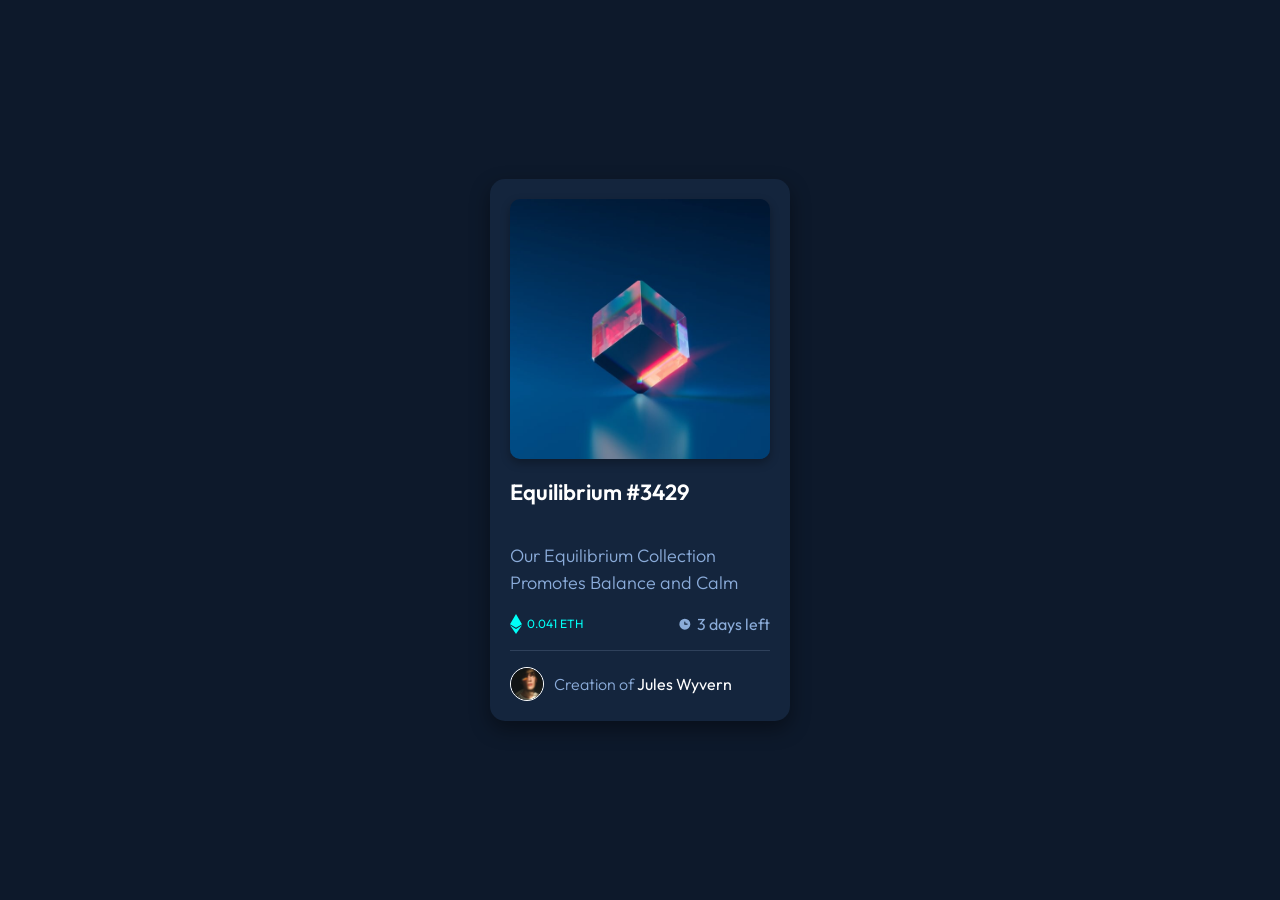
<file: index.html>
<!DOCTYPE html>
<html lang="en">
<head>
  <meta charset="UTF-8">
  <meta name="viewport" content="width=device-width, initial-scale=1.0">
  <title>NFT preview card</title>
  <link rel="preconnect" href="https://fonts.googleapis.com">
  <link rel="preconnect" href="https://fonts.gstatic.com" crossorigin>
  <link href="https://fonts.googleapis.com/css2?family=Outfit:wght@300;400;500;600;700&display=swap" rel="stylesheet">

  <link rel="stylesheet" href="style.css">
</head>
<body>
  
    <article id="main-container">
      <img class="img-nft" src="images/image-equilibrium.jpg" alt="Equilibriumpic">
      <h1 id="heading1">Equilibrium #3429</h1>
      <p id="para-1">Our Equilibrium Collection Promotes Balance and Calm</p>
    <div id="first">
      <div class="eth-group">
        <img class="eth-icon" src="images/icon-ethereum.svg" alt="ethereum">
        <span id="eth-det">0.041 ETH</span>
      </div>
    
      <div class="clock-group">
        <img class="clock-icon" src="images/icon-clock.svg" alt="clock">
        <span id="clock-det">3 days left</span>
      </div>
    </div>
      <hr id="line">
      <div id="last">
        <img class="avatar-icon" src="images/image-avatar.png" alt="profile pic">
        <span id="details">Creation of <strong>Jules Wyvern</strong></span>
      </div>
    </article>

</body>
</html>
</file>
<file: style.css>
body {
  width: 100%;
  min-height: 100vh;
  margin: 0;
  display: flex;
  justify-content: center;
  align-items: center;
  background-color: #0d192b;
  font-family: 'Outfit', sans-serif;
}

article {
  width: 300px;
  padding: 20px;
  box-sizing: border-box;
  overflow-wrap: break-word;
  display: flex;
  flex-direction: column;
  align-items: stretch;
  background-color: #14253d;
  border-radius: 15px;
  box-shadow: 0 8px 20px rgba(0, 0, 0, 0.4);
}

.img-nft {
  width: 100%;
  height: auto;
  display: block;
  box-sizing: border-box;
  border-radius: 10px;
  box-shadow: 0 4px 10px rgba(0, 0, 0, 0.3);
}

#heading1 {
  font-size: 22px;
  font-weight: 600;
  color: hsl(0, 0%, 100%);
}

#para-1 {
  font-size: 18px;
  font-weight: 300;
  line-height: 1.5;
  color: hsl(215, 51%, 70%);
}

#first {
  display: flex;
  align-items: center;
  justify-content: space-between;
  width: 100%;
}

.eth-group,
.clock-group {
  display: flex;
  align-items: center;
  gap: 5px;
}

.eth-icon {
  width: 12px;
}

#eth-det {
  color: #00fff7;
  font-size: 12px;
}

.clock-icon {
  width: 14px;
}

#clock-det {
  font-size: 16px;
  font-weight: 400;
  color: hsl(215, 51%, 70%);
}

#line {
  border: none;
  height: 1px;
  background-color: hsl(215, 32%, 27%);
  width: 100%;
  margin: 16px 0;
}

#last {
  display: flex;
  align-items: center;
  gap: 10px;
}

.avatar-icon {
  width: 32px;
  height: 32px;
  border-radius: 50%;
  border: 1px solid white;
  object-fit: cover;
}

#details {
  font-size: 16px;
  font-weight: 300;
  color: hsl(215, 51%, 70%);
}

#details strong {
  font-weight: 400;
  color: hsl(0, 0%, 100%);
}
</file>
